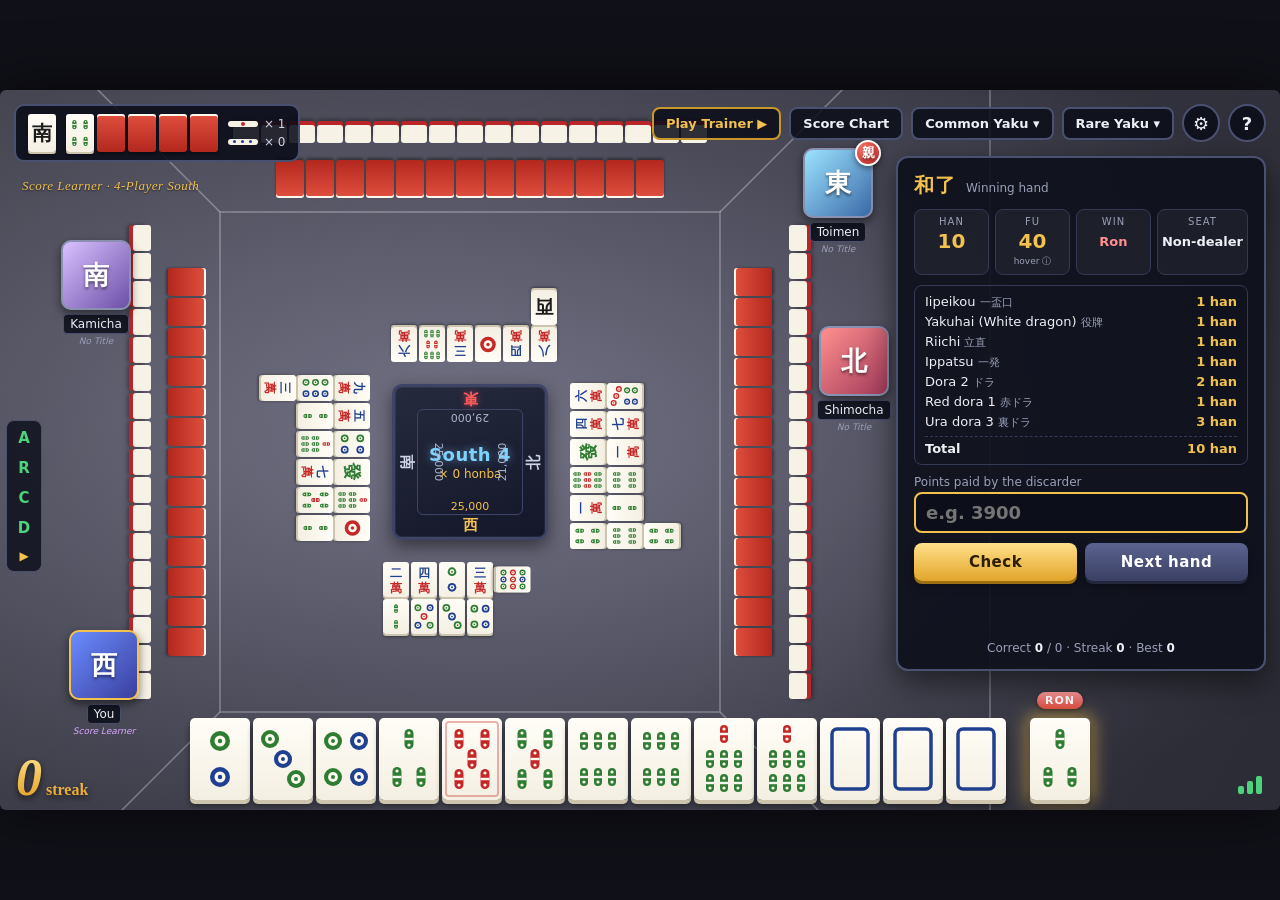
<file: index.html>
<!DOCTYPE html>
<html lang="en">
<head>
  <meta charset="UTF-8">
  <meta name="viewport" content="width=device-width, initial-scale=1.0">
  <title>Riichi Mahjong Score Learner</title>
  <link rel="stylesheet" href="css/style.css?v=dev">
</head>
<body>
  <div id="viewport">
    <div id="stage">
      <!-- table -->
      <div class="table-bg"></div>
      <svg class="table-lines" viewBox="0 0 1280 720" preserveAspectRatio="none"></svg>

      <div class="wall" data-seat="top"></div>
      <div class="wall" data-seat="left"></div>
      <div class="wall" data-seat="right"></div>
      <div class="wall" data-seat="bottom"></div>

      <div class="opp-hand" data-seat="top"></div>
      <div class="opp-hand" data-seat="left"></div>
      <div class="opp-hand" data-seat="right"></div>

      <div class="discards" data-seat="bottom"></div>
      <div class="discards" data-seat="top"></div>
      <div class="discards" data-seat="left"></div>
      <div class="discards" data-seat="right"></div>

      <div class="compass" id="compass"></div>

      <!-- players -->
      <div class="player" data-seat="bottom" id="player-bottom"></div>
      <div class="player" data-seat="left" id="player-left"></div>
      <div class="player" data-seat="top" id="player-top"></div>
      <div class="player" data-seat="right" id="player-right"></div>

      <!-- top-left round box -->
      <div class="round-box" id="round-box"></div>
      <div class="room-label">Score Learner · 4-Player South</div>

      <!-- emote strip (decorative) -->
      <div class="emote-strip"><span>A</span><span>R</span><span>C</span><span>D</span><span class="tri">▶</span></div>

      <!-- toolbar -->
      <nav class="toolbar">
        <a class="tb-btn play-link" href="play.html" title="Play full hands and have your decisions graded">Play Trainer ▶</a>
        <button class="tb-btn" id="btn-chart" title="Scoring chart">Score Chart</button>
        <div class="menu" id="menu-common">
          <button class="tb-btn">Common Yaku ▾</button>
          <div class="dropdown" id="dd-common"></div>
        </div>
        <div class="menu" id="menu-rare">
          <button class="tb-btn">Rare Yaku ▾</button>
          <div class="dropdown" id="dd-rare"></div>
        </div>
        <button class="icon-btn" id="btn-settings" title="Settings">⚙</button>
        <button class="icon-btn" id="btn-help" title="Help">?</button>
      </nav>

      <!-- quiz panel -->
      <div class="quiz-panel" id="quiz"></div>

      <!-- my hand -->
      <div class="my-hand" id="my-hand"></div>

      <div class="counter" id="counter">0</div>
      <div class="signal"><i></i><i></i><i></i></div>

      <!-- modals -->
      <div class="modal" id="modal-chart">
        <div class="modal-box wide">
          <button class="modal-close" data-close>✕</button>
          <h2>Riichi Mahjong Scoring Chart</h2>
          <div id="chart-body"></div>
          <div class="chart-notes">
            <h3>Counting fu</h3>
            <table class="fu-table">
              <tr><th></th><th></th><th>2–8</th><th>1, 9 &amp; honors</th></tr>
              <tr><th rowspan="2">Triplet</th><td>Open</td><td>+2 fu</td><td>+4 fu</td></tr>
              <tr><td>Closed</td><td>+4 fu</td><td>+8 fu</td></tr>
              <tr><th rowspan="2">Quad (kan)</th><td>Open</td><td>+8 fu</td><td>+16 fu</td></tr>
              <tr><td>Closed</td><td>+16 fu</td><td>+32 fu</td></tr>
            </table>
            <p>Start with <b>20 fu</b>. Add <b>10</b> for a <b>closed ron</b>. Add <b>2</b> for <b>tsumo</b>, <b>2</b> for a <b>yakuhai pair</b> (4 for a double wind pair), and <b>2</b> for a <b>penchan, kanchan or tanki wait</b>. Then <b>round up</b> to the nearest 10.</p>
            <p>Exceptions: <b>chiitoitsu</b> is always 25 fu; <b>pinfu tsumo</b> is 20 fu (pinfu ron is 30); an <b>open hand with no fu</b> is 30 fu.</p>
            <p>Basic points = fu × 2<sup>(han + 2)</sup>. Ron: non-dealer ×4, dealer ×6. Tsumo: non-dealer collects ×1 from each non-dealer and ×2 from the dealer; dealer collects ×2 from everyone. Round each payment up to the nearest 100. <span class="star">* 4 han 30 fu and 3 han 60 fu become mangan when kiriage (rounded-up) mangan is enabled.</span></p>
          </div>
        </div>
      </div>

      <div class="modal" id="modal-settings">
        <div class="modal-box">
          <button class="modal-close" data-close>✕</button>
          <h2>Settings</h2>
          <label class="opt"><input type="checkbox" id="opt-kiriage"> Kiriage mangan (round 4 han 30 fu / 3 han 60 fu up to mangan)</label>
          <label class="opt"><input type="checkbox" id="opt-honba"> Include honba (+300 per honba on ron, +100 per player on tsumo)</label>
          <label class="opt"><input type="checkbox" id="opt-hidefu"> Hide fu – count it yourself from the hand</label>
          <label class="opt"><input type="checkbox" id="opt-hidehan"> Hide han – count the yaku and dora yourself</label>
          <label class="opt"><input type="checkbox" id="opt-showyaku" checked> Show the yaku list before answering</label>
          <div class="opt-actions"><button class="btn secondary" id="btn-reset-stats">Reset statistics</button></div>
        </div>
      </div>

      <div class="modal" id="modal-help">
        <div class="modal-box">
          <button class="modal-close" data-close>✕</button>
          <h2>How to use</h2>
          <ol class="help-list">
            <li>A random winning hand is dealt to you at the bottom of the table. The tile set apart on the right is the winning tile; open melds and kans are shown beside it.</li>
            <li>The panel on the right tells you whether you won by <b>Tsumo</b> or <b>Ron</b>, whether you are the <b>dealer</b>, and the hand's <b>han</b> and <b>fu</b>.</li>
            <li>Type the points the hand is worth. For a non-dealer tsumo you enter both the non-dealer and the dealer payments; for a dealer tsumo, the amount everyone pays.</li>
            <li>Press <b>Check</b> (or Enter). The breakdown explains the fu count, the yaku, and the arithmetic. Press <b>Next</b> (or Enter again) for a new hand.</li>
            <li>The <b>Score Chart</b> button opens the full lookup table. Hover <b>Common Yaku</b> / <b>Rare Yaku</b> for reference. Settings let you hide the fu or han so you count them yourself.</li>
          </ol>
          <p class="help-note">The round wind is shown in the top-left box and in the centre of the table; your seat wind is the one facing you on the compass. The dealer is marked with the red 親 chip. Dora indicators are shown in the top-left box.</p>
        </div>
      </div>
    </div>
  </div>

  <script src="js/tiles.js?v=dev"></script>
  <script src="js/scoring.js?v=dev"></script>
  <script src="js/yaku.js?v=dev"></script>
  <script src="js/hand.js?v=dev"></script>
  <script src="js/app.js?v=dev"></script>
</body>
</html>
</file>
<file: css/style.css>
:root {
  --cx: 470px;            /* table centre inside the 1280x720 stage */
  --cy: 372px;
  --gold: #f2c14e;
  --gold-dark: #c9962b;
  --panel: rgba(14, 16, 28, 0.92);
  --panel-border: #4a5070;
  --ink: #eef0f6;
  --muted: #9aa0b8;
  --green: #4cd37b;
  --red: #ff6b6b;
}

* { box-sizing: border-box; }
html, body { margin: 0; height: 100%; background: #101018; overflow: hidden; color: var(--ink);
  font-family: 'Segoe UI', 'Noto Sans JP', 'Hiragino Sans', 'Yu Gothic UI', system-ui, sans-serif; }
button { font-family: inherit; cursor: pointer; }
input { font-family: inherit; }

#viewport { position: fixed; inset: 0; display: flex; align-items: center; justify-content: center; }
#stage { position: relative; flex: none; width: 1280px; height: 720px; transform-origin: center center; overflow: hidden;
  border-radius: 6px; box-shadow: 0 0 60px rgba(0,0,0,.6); user-select: none; }

/* ---------- table ---------- */
.table-bg { position: absolute; inset: 0;
  background: radial-gradient(ellipse 70% 70% at 37% 48%, #737386 0%, #5d5d6e 35%, #454553 70%, #33333f 100%); }
.table-bg::after { content: ''; position: absolute; inset: 0; pointer-events: none;
  background: linear-gradient(120deg, rgba(255,255,255,.05), transparent 40%, transparent 60%, rgba(0,0,0,.15)); }
.table-lines { position: absolute; inset: 0; width: 100%; height: 100%; pointer-events: none; }
.table-lines path, .table-lines rect, .table-lines line { fill: none; stroke: rgba(235,235,245,.35); stroke-width: 1.5; }

/* ---------- tiles ---------- */
.tile { position: relative; display: inline-block; width: 44px; height: 60px; flex: none;
  background: linear-gradient(180deg, #fffdf7 0%, #f4efe2 100%); border-radius: 5px;
  box-shadow: 0 4px 0 #cdc4ae, 0 6px 6px rgba(0,0,0,.45); }
.tile svg { width: 100%; height: 100%; display: block; }
.tile.back { background: linear-gradient(180deg, #e0503f 0%, #b3271d 100%);
  box-shadow: inset 0 3px 0 #fbf8ef, 0 3px 4px rgba(0,0,0,.4); }
.tile.aka::before { content: ''; position: absolute; inset: 3px; border-radius: 4px; box-shadow: inset 0 0 0 2px rgba(198,40,40,.35); pointer-events: none; }
.tile-hand { width: 60px; height: 82px; }
.tile-meld { width: 44px; height: 60px; }
.tile-small { width: 28px; height: 38px; border-radius: 3px; box-shadow: 0 2px 0 #cdc4ae, 0 3px 3px rgba(0,0,0,.4); }
.tile-small.back { box-shadow: inset 0 2px 0 #fbf8ef, 0 2px 3px rgba(0,0,0,.4); }
.tile-mini { width: 26px; height: 35px; border-radius: 3px; box-shadow: 0 2px 0 #cdc4ae, 0 3px 3px rgba(0,0,0,.4); }
.tile.rot { transform: rotate(-90deg); margin: 0 8px; }
.tile.rot.tile-meld { margin-bottom: -8px; }
.tile.win-glow { box-shadow: 0 4px 0 #cdc4ae, 0 6px 6px rgba(0,0,0,.45), 0 0 18px 4px rgba(242,193,78,.55); }

/* ---------- walls / opponents / discards ---------- */
.wall { position: absolute; left: var(--cx); top: var(--cy); width: 500px; height: 22px; margin-left: -250px; margin-top: -11px;
  display: flex; gap: 2px; justify-content: center; }
.wall i { display: block; width: 26px; height: 18px; background: #f7f2e6; border-radius: 3px; box-shadow: 0 4px 0 #b8262a, 0 6px 4px rgba(0,0,0,.35); }
.wall[data-seat="top"] { transform: rotate(180deg) translateY(330px); }
.wall[data-seat="left"] { transform: rotate(90deg) translateY(330px); }
.wall[data-seat="right"] { transform: rotate(-90deg) translateY(330px); }
.wall[data-seat="bottom"] { display: none; }

.opp-hand { position: absolute; left: var(--cx); top: var(--cy); width: 440px; height: 40px; margin-left: -220px; margin-top: -20px;
  display: flex; gap: 2px; justify-content: center; align-items: flex-end; }
.opp-hand[data-seat="top"] { transform: rotate(180deg) translateY(282px); }
.opp-hand[data-seat="left"] { transform: rotate(90deg) translateY(282px); }
.opp-hand[data-seat="right"] { transform: rotate(-90deg) translateY(282px); }

.discards { position: absolute; left: var(--cx); top: var(--cy); width: 174px; height: 120px; margin-left: -87px; margin-top: -60px;
  display: flex; flex-wrap: wrap; align-content: flex-start; gap: 2px; }
.discards[data-seat="bottom"] { transform: translateY(160px); }
.discards[data-seat="top"] { transform: rotate(180deg) translateY(160px); }
.discards[data-seat="left"] { transform: rotate(90deg) translateY(160px); }
.discards[data-seat="right"] { transform: rotate(-90deg) translateY(160px); }
.discards .tile.riichi-tile { transform: rotate(90deg); margin: 0 5px; }

/* ---------- compass ---------- */
.compass { position: absolute; left: calc(var(--cx) - 78px); top: calc(var(--cy) - 78px); width: 156px; height: 156px;
  background: linear-gradient(160deg, #262a3d, #14172a); border: 3px solid #3d4468; border-radius: 10px;
  box-shadow: 0 6px 18px rgba(0,0,0,.5), inset 0 0 0 1px rgba(255,255,255,.06); }
.compass .inner { position: absolute; inset: 22px; border: 1px solid #3d4468; border-radius: 6px; display: flex; flex-direction: column;
  align-items: center; justify-content: center; }
.compass .round { color: #7ed3ff; font-weight: 700; font-size: 18px; letter-spacing: .5px; text-shadow: 0 0 8px rgba(126,211,255,.5); }
.compass .honba { color: var(--gold); font-size: 12px; margin-top: 2px; }
.compass .seat { position: absolute; font-weight: 800; font-size: 15px; color: #cfd3e6; }
.compass .seat.dealer { color: #ff5b5b; text-shadow: 0 0 6px rgba(255,91,91,.6); }
.compass .seat.me { color: var(--gold); }
.compass .seat[data-pos="bottom"] { bottom: 2px; left: 50%; transform: translateX(-50%); }
.compass .seat[data-pos="top"] { top: 2px; left: 50%; transform: translateX(-50%) rotate(180deg); }
.compass .seat[data-pos="left"] { left: 4px; top: 50%; transform: translateY(-50%) rotate(90deg); }
.compass .seat[data-pos="right"] { right: 4px; top: 50%; transform: translateY(-50%) rotate(-90deg); }
.compass .pts { position: absolute; font-size: 11px; color: #aeb4cc; font-variant-numeric: tabular-nums; }
.compass .pts[data-pos="bottom"] { bottom: 24px; left: 50%; transform: translateX(-50%); }
.compass .pts[data-pos="top"] { top: 24px; left: 50%; transform: translateX(-50%) rotate(180deg); }
.compass .pts[data-pos="left"] { left: 24px; top: 50%; transform: translateY(-50%) rotate(90deg); }
.compass .pts[data-pos="right"] { right: 24px; top: 50%; transform: translateY(-50%) rotate(-90deg); }
.compass .pts.me { color: var(--gold); }

/* ---------- players ---------- */
.player { position: absolute; width: 96px; text-align: center; }
.player[data-seat="bottom"] { left: 56px; top: 540px; }
.player[data-seat="left"] { left: 48px; top: 150px; }
.player[data-seat="top"] { left: 790px; top: 58px; }
.player[data-seat="right"] { left: 806px; top: 236px; }
.avatar { position: relative; width: 70px; height: 70px; margin: 0 auto; border-radius: 10px; border: 2px solid #8a90b0;
  display: flex; align-items: center; justify-content: center; font-weight: 800; font-size: 26px; color: #fff;
  box-shadow: 0 4px 10px rgba(0,0,0,.5); text-shadow: 0 2px 3px rgba(0,0,0,.5); }
.player[data-seat="bottom"] .avatar { border-color: var(--gold); }
.avatar .dealer-chip { position: absolute; top: -10px; right: -10px; width: 26px; height: 26px; border-radius: 50%;
  background: radial-gradient(circle at 35% 35%, #ff7b6b, #b71c1c); border: 2px solid #fff; color: #fff; font-size: 13px; font-weight: 800;
  display: flex; align-items: center; justify-content: center; box-shadow: 0 2px 6px rgba(0,0,0,.5); }
.pname { margin-top: 4px; background: rgba(10,12,24,.85); border: 1px solid #4a5070; border-radius: 4px; font-size: 12px; padding: 2px 6px; display: inline-block; max-width: 100%; }
.ptitle { font-size: 9px; color: var(--muted); font-style: italic; margin-top: 2px; }
.player[data-seat="bottom"] .ptitle { color: #d9a6ff; }

/* ---------- round box ---------- */
.round-box { position: absolute; left: 14px; top: 14px; display: flex; align-items: center; gap: 10px;
  background: rgba(10,12,24,.88); border: 2px solid var(--panel-border); border-radius: 10px; padding: 8px 12px; z-index: 5; }
.round-box .dora-slots { display: flex; gap: 3px; }
.round-box .sticks { display: flex; flex-direction: column; gap: 4px; font-size: 12px; color: #cfd3e6; }
.round-box .sticks span { display: flex; align-items: center; gap: 6px; }
.round-box .stick { display: inline-block; width: 30px; height: 6px; border-radius: 3px; background: #f7f2e6; position: relative; }
.round-box .stick::after { content: ''; position: absolute; left: 13px; top: 1px; width: 4px; height: 4px; border-radius: 50%; background: #c62828; }
.round-box .stick.honba::after { background: #1f3f8f; width: 3px; height: 3px; box-shadow: 8px 0 0 #1f3f8f, -8px 0 0 #1f3f8f; }
.room-label { position: absolute; left: 22px; top: 88px; font-family: Georgia, 'Times New Roman', serif; font-style: italic; font-size: 13px;
  color: var(--gold); letter-spacing: .5px; text-shadow: 0 1px 2px rgba(0,0,0,.6); }

.emote-strip { position: absolute; left: 6px; top: 330px; width: 36px; background: rgba(10,12,24,.8); border: 1px solid var(--panel-border);
  border-radius: 8px; padding: 8px 0; display: flex; flex-direction: column; align-items: center; gap: 12px; font-weight: 800; color: #4cd37b; font-size: 15px; }
.emote-strip .tri { color: var(--gold); font-size: 12px; }

/* ---------- toolbar & dropdowns ---------- */
.toolbar { position: absolute; right: 14px; top: 14px; display: flex; gap: 8px; align-items: center; z-index: 30; }
.tb-btn, .icon-btn { background: rgba(10,12,24,.85); color: var(--ink); border: 2px solid var(--panel-border); border-radius: 8px;
  padding: 7px 12px; font-size: 13px; font-weight: 600; transition: border-color .15s, color .15s; }
a.tb-btn { display: inline-block; text-decoration: none; }
.tb-btn.play-link { border-color: var(--gold-dark); color: var(--gold); }
.icon-btn { width: 38px; height: 38px; padding: 0; font-size: 18px; border-radius: 50%; }
.tb-btn:hover, .icon-btn:hover, .menu:hover .tb-btn { border-color: var(--gold); color: var(--gold); }
.menu { position: relative; }
.dropdown { display: none; position: absolute; right: 0; top: calc(100% + 6px); width: 440px; max-height: 560px; overflow: auto;
  background: var(--panel); border: 2px solid var(--panel-border); border-radius: 10px; padding: 8px; box-shadow: 0 12px 30px rgba(0,0,0,.6); }
.menu:hover .dropdown, .menu.open .dropdown { display: block; }
.menu::after { content: ''; position: absolute; left: 0; right: 0; height: 10px; top: 100%; }
.dd-title { font-size: 11px; text-transform: uppercase; letter-spacing: 1px; color: var(--muted); padding: 6px 8px 4px; }
.yk { display: grid; grid-template-columns: 1fr auto; gap: 2px 10px; padding: 7px 8px; border-radius: 6px; }
.yk:hover { background: rgba(255,255,255,.05); }
.yk .nm { font-weight: 700; font-size: 13px; }
.yk .nm small { color: var(--muted); font-weight: 400; margin-left: 6px; }
.yk .han { font-size: 11px; color: #12141f; font-weight: 700; display: flex; gap: 4px; align-self: start; }
.yk .han b { background: var(--gold); border-radius: 4px; padding: 1px 6px; }
.yk .han i { background: #8fa4ff; border-radius: 4px; padding: 1px 6px; font-style: normal; }
.yk .han u { background: #ff7b7b; border-radius: 4px; padding: 1px 6px; text-decoration: none; }
.yk .ds { grid-column: 1 / -1; font-size: 11.5px; color: #c4c8dc; line-height: 1.35; }

/* ---------- quiz panel ---------- */
.quiz-panel { position: absolute; left: 896px; top: 66px; width: 370px; height: 515px; z-index: 10;
  background: var(--panel); border: 2px solid var(--panel-border); border-radius: 12px; padding: 14px 16px;
  box-shadow: 0 10px 30px rgba(0,0,0,.55); display: flex; flex-direction: column; gap: 10px; overflow: auto; }
.quiz-panel h1 { margin: 0; font-size: 20px; color: var(--gold); letter-spacing: 1px; display: flex; align-items: baseline; gap: 10px; }
.quiz-panel h1 small { font-size: 12px; color: var(--muted); font-weight: 400; letter-spacing: 0; }
.stats-row { display: grid; grid-template-columns: repeat(4, 1fr); gap: 6px; }
.stat { background: rgba(255,255,255,.05); border: 1px solid #343a55; border-radius: 8px; padding: 6px 4px; text-align: center; }
.stat .lbl { font-size: 10px; text-transform: uppercase; letter-spacing: 1px; color: var(--muted); }
.stat .val { font-size: 20px; font-weight: 800; margin-top: 2px; white-space: nowrap; }
.stat .val.sm { font-size: 13px; line-height: 26px; }
.stat .val.hl { color: var(--gold); }
.stat .val.hidden-val { color: var(--muted); }
.stat .val.ron { color: #ff8e8e; } .stat .val.tsumo { color: #8fd3ff; }

/* hover tooltips on the Han / Fu boxes */
.stats-row { position: relative; }
.stat.has-tip { cursor: help; }
.stat .hint { font-size: 9px; color: var(--muted); margin-top: 2px; }
.stat.has-tip:hover .hint { color: var(--gold); }
.stat .tip { display: none; position: absolute; left: 0; right: 0; top: calc(100% + 6px); z-index: 20; text-align: left; cursor: default;
  background: #0e1020; border: 1px solid var(--gold); border-radius: 8px; padding: 8px 10px; box-shadow: 0 10px 24px rgba(0,0,0,.6); font-size: 12px; }
.stat.has-tip:hover .tip { display: block; }
.stat .tip::before { content: ''; position: absolute; left: 0; right: 0; top: -8px; height: 8px; }
.tip-title { font-weight: 800; color: var(--gold); margin-bottom: 4px; font-size: 12px; }
.tip ul { list-style: none; margin: 0; padding: 0; }
.tip li { display: flex; justify-content: space-between; gap: 8px; padding: 3px 6px; border-radius: 4px; }
.tip li[data-tiles] { cursor: pointer; }
.tip li[data-tiles]:hover { background: rgba(242,193,78,.15); }
.tip li b { color: var(--gold); flex: none; }
.tip-total { display: flex; justify-content: space-between; border-top: 1px dashed #343a55; margin-top: 4px; padding: 5px 6px 0; font-weight: 700; }
.tip-total b { color: var(--gold); }
.tip-hint { font-size: 10px; color: var(--muted); margin-top: 4px; text-align: center; }
.tip .yaku-box { border: none; padding: 0; }
.feedback li[data-tiles] { cursor: pointer; }
.feedback li[data-tiles]:hover { color: var(--gold); }
.tile.hl { box-shadow: 0 4px 0 #cdc4ae, 0 6px 6px rgba(0,0,0,.45), 0 0 0 3px var(--gold), 0 0 22px 6px rgba(242,193,78,.7); filter: brightness(1.08); }

.stat button.reveal { background: none; border: 1px solid var(--panel-border); color: var(--muted); border-radius: 4px; font-size: 10px; padding: 1px 5px; margin-top: 3px; }
.stat button.reveal:hover { color: var(--gold); border-color: var(--gold); }

.yaku-box { border: 1px solid #343a55; border-radius: 8px; padding: 6px 10px; font-size: 13px; }
.yaku-box .yrow { display: flex; justify-content: space-between; padding: 2px 0; }
.yaku-box .yrow span:last-child { color: var(--gold); font-weight: 700; }
.yaku-box .yrow.total { border-top: 1px dashed #343a55; margin-top: 4px; padding-top: 4px; font-weight: 700; }
.yaku-box .ym { color: var(--red); font-weight: 800; }

.answer { display: flex; flex-direction: column; gap: 8px; }
.answer label { display: flex; flex-direction: column; gap: 3px; font-size: 12px; color: var(--muted); }
.answer input { background: #0c0e19; color: var(--ink); border: 2px solid var(--panel-border); border-radius: 8px; padding: 8px 10px;
  font-size: 18px; font-weight: 700; width: 100%; outline: none; }
.answer input:focus { border-color: var(--gold); }
.answer input.ok { border-color: var(--green); } .answer input.bad { border-color: var(--red); }
.btn-row { display: flex; gap: 8px; }
.btn { flex: 1; border: none; border-radius: 8px; padding: 10px; font-weight: 800; font-size: 15px; letter-spacing: .5px;
  background: linear-gradient(180deg, #ffe08a, #e2a52a); color: #2a1d00; box-shadow: 0 3px 0 #9c6f12, 0 5px 8px rgba(0,0,0,.4); }
.btn:active { transform: translateY(2px); box-shadow: 0 1px 0 #9c6f12; }
.btn.secondary { background: linear-gradient(180deg, #5b6390, #3a4062); color: #fff; box-shadow: 0 3px 0 #23273d, 0 5px 8px rgba(0,0,0,.4); }
.btn:disabled { opacity: .45; cursor: default; }

.feedback { border-radius: 8px; padding: 8px 10px; font-size: 13px; line-height: 1.4; }
.feedback.correct { background: rgba(76,211,123,.12); border: 1px solid rgba(76,211,123,.5); }
.feedback.wrong { background: rgba(255,107,107,.12); border: 1px solid rgba(255,107,107,.5); }
.feedback .verdict { font-weight: 800; font-size: 15px; margin-bottom: 4px; }
.feedback.correct .verdict { color: var(--green); } .feedback.wrong .verdict { color: var(--red); }
.feedback .ans { font-size: 16px; font-weight: 800; color: var(--gold); margin: 2px 0 6px; }
.feedback h4 { margin: 8px 0 3px; font-size: 11px; text-transform: uppercase; letter-spacing: 1px; color: var(--muted); }
.feedback ul { margin: 0; padding-left: 16px; }
.feedback li { margin: 1px 0; }
.feedback .fu-sum { font-weight: 700; }
.feedback code { background: rgba(255,255,255,.08); padding: 1px 5px; border-radius: 4px; font-size: 12px; }
.tally { font-size: 12px; color: var(--muted); text-align: center; margin-top: auto; }
.tally b { color: var(--ink); }

/* ---------- my hand ---------- */
.my-hand { position: absolute; left: 0; right: 0; bottom: 10px; display: flex; align-items: flex-end; justify-content: center; gap: 4px; padding: 0 12px; z-index: 6; }
.my-hand .concealed { display: flex; gap: 3px; align-items: flex-end; }
.my-hand .win-tile { position: relative; margin-left: 20px; display: flex; flex-direction: column; align-items: center; }
.my-hand .win-tile .badge { position: absolute; top: -26px; font-size: 11px; font-weight: 800; letter-spacing: 1px; padding: 2px 8px; border-radius: 10px;
  background: linear-gradient(180deg, #ffe08a, #e2a52a); color: #2a1d00; white-space: nowrap; box-shadow: 0 2px 5px rgba(0,0,0,.5); }
.my-hand .win-tile .badge.ron { background: linear-gradient(180deg, #ff9d9d, #d43c3c); color: #fff; }
.my-hand .win-tile .badge.tsumo { background: linear-gradient(180deg, #9ad8ff, #2d8fd4); color: #fff; }
.my-hand .melds { display: flex; gap: 16px; align-items: flex-end; margin-left: 26px; }
.my-hand .meld { display: flex; gap: 2px; align-items: flex-end; }

/* ---------- misc ---------- */
.counter { position: absolute; left: 16px; bottom: 6px; line-height: 1; font-family: Georgia, 'Times New Roman', serif; font-style: italic; font-weight: 900; font-size: 52px;
  background: linear-gradient(180deg, #ffe38a, #e29b1d); -webkit-background-clip: text; background-clip: text; color: transparent;
  filter: drop-shadow(0 3px 3px rgba(0,0,0,.6)); }
.counter small { font-size: 16px; font-style: normal; }
.signal { position: absolute; right: 18px; bottom: 16px; display: flex; gap: 3px; align-items: flex-end; }
.signal i { width: 6px; background: #4cd37b; border-radius: 2px; }
.signal i:nth-child(1) { height: 8px; } .signal i:nth-child(2) { height: 13px; } .signal i:nth-child(3) { height: 18px; }

/* ---------- modals ---------- */
.modal { position: absolute; inset: 0; background: rgba(0,0,0,.62); display: none; align-items: center; justify-content: center; z-index: 60; }
.modal.open { display: flex; }
.modal-box { position: relative; background: #171a28; border: 2px solid var(--panel-border); border-radius: 12px; padding: 20px 26px;
  max-height: 690px; overflow: auto; width: 620px; box-shadow: 0 20px 50px rgba(0,0,0,.7); }
.modal-box.wide { width: 1240px; }
.modal-box h2 { margin: 0 0 12px; color: var(--gold); font-size: 22px; }
.modal-box h3 { margin: 14px 0 6px; font-size: 15px; color: var(--ink); }
.modal-close { position: absolute; right: 12px; top: 12px; background: none; border: none; color: var(--muted); font-size: 18px; }
.modal-close:hover { color: var(--gold); }
.opt { display: flex; gap: 10px; align-items: flex-start; padding: 8px 0; font-size: 14px; border-bottom: 1px solid #262a3d; }
.opt input { width: 18px; height: 18px; margin-top: 1px; accent-color: var(--gold); }
.opt-actions { margin-top: 14px; display: flex; justify-content: flex-end; }
.opt-actions .btn { flex: none; padding: 8px 16px; font-size: 13px; }
.help-list { font-size: 14px; line-height: 1.5; padding-left: 20px; }
.help-list li { margin-bottom: 6px; }
.help-note { font-size: 13px; color: #c4c8dc; }

/* ---------- score chart ---------- */
.chart-wrap { display: flex; gap: 18px; align-items: flex-start; }
.score-chart { border-collapse: collapse; font-size: 12.5px; flex: none; }
.score-chart th, .score-chart td { border: 1px solid #3a3f5c; text-align: center; padding: 0; }
.score-chart thead th { padding: 5px 8px; background: #22263a; font-weight: 700; }
.score-chart th.hdr { font-size: 14px; padding: 6px; }
.score-chart th.dealer-hdr { color: #ff8e8e; } .score-chart th.nd-hdr { color: #8fd3ff; }
.score-chart th .ron-lbl, .score-chart th .tsumo-lbl { display: block; font-size: 10px; color: var(--muted); }
.score-chart th .tsumo-lbl { border-top: 1px solid #3a3f5c; }
.score-chart th.fu-cell { font-size: 17px; font-weight: 800; padding: 0 8px; background: #22263a; white-space: nowrap; }
.score-chart td { color: #1a1a24; font-weight: 700; width: 92px; }
.score-chart td .ron, .score-chart td .tsumo { padding: 3px 4px; line-height: 1.15; min-height: 22px; }
.score-chart td .tsumo { border-top: 1px solid rgba(0,0,0,.15); }
.score-chart td small { font-size: 9.5px; }
.score-chart td.mangan .ron { font-size: 11px; }
.score-chart td.mangan { background: #f1f1f5; }
.score-chart td.mangan .tsumo { background: #f1f1f5; }
.score-chart td.fu20 .ron { background: #fbe1ee; } .score-chart td.fu20 .tsumo { background: #f77fb0; }
.score-chart td.fu25 .ron { background: #e058d0; } .score-chart td.fu25 .tsumo { background: #6b8ff0; }
.score-chart td.fu30 .ron { background: #7be0a8; } .score-chart td.fu30 .tsumo { background: #f7ea6a; }
.score-chart td.fu40 .ron { background: #f7a660; } .score-chart td.fu40 .tsumo { background: #f77fb0; }
.score-chart td.fu50 .ron { background: #c58cf5; } .score-chart td.fu50 .tsumo { background: #6b8ff0; }
.score-chart td.fu60 .ron { background: #7be0a8; } .score-chart td.fu60 .tsumo { background: #f7ea6a; }
.score-chart td.fu70 .ron { background: #a8d8f7; } .score-chart td.fu70 .tsumo { background: #cfe9fb; }
.score-chart td.fu80 .ron { background: #f7a660; } .score-chart td.fu80 .tsumo { background: #f77fb0; }
.score-chart td.fu90 .ron { background: #7be0a8; } .score-chart td.fu90 .tsumo { background: #dceffa; }
.score-chart td.fu100 .ron { background: #c58cf5; } .score-chart td.fu100 .tsumo { background: #6b8ff0; }
.score-chart td.fu110 .ron { background: #eef0fa; } .score-chart td.fu110 .tsumo { background: #dceffa; }
.limit-chart { border-collapse: collapse; font-size: 13px; }
.limit-chart th, .limit-chart td { border: 1px solid #3a3f5c; padding: 5px 10px; text-align: center; }
.limit-chart thead th { background: #22263a; }
.limit-chart td { background: #f1f1f5; color: #1a1a24; font-weight: 700; }
.limit-chart td .tsumo { border-top: 1px solid rgba(0,0,0,.15); margin-top: 3px; padding-top: 3px; }
.limit-chart td.lim-name { background: #22263a; color: var(--ink); }
.limit-chart td.lim-name small { color: var(--muted); font-weight: 400; }
.chart-notes { margin-top: 14px; font-size: 13px; color: #c4c8dc; display: grid; grid-template-columns: auto 1fr; gap: 6px 24px; align-items: start; }
.chart-notes h3 { grid-column: 1 / -1; margin: 0; }
.chart-notes p { margin: 0 0 6px; line-height: 1.45; grid-column: 2; }
.chart-notes .star { color: var(--gold); }
.fu-table { border-collapse: collapse; font-size: 12.5px; grid-column: 1; grid-row: 2 / span 3; }
.fu-table th, .fu-table td { border: 1px solid #3a3f5c; padding: 4px 10px; text-align: center; }
.fu-table th { background: #22263a; }
</file>
